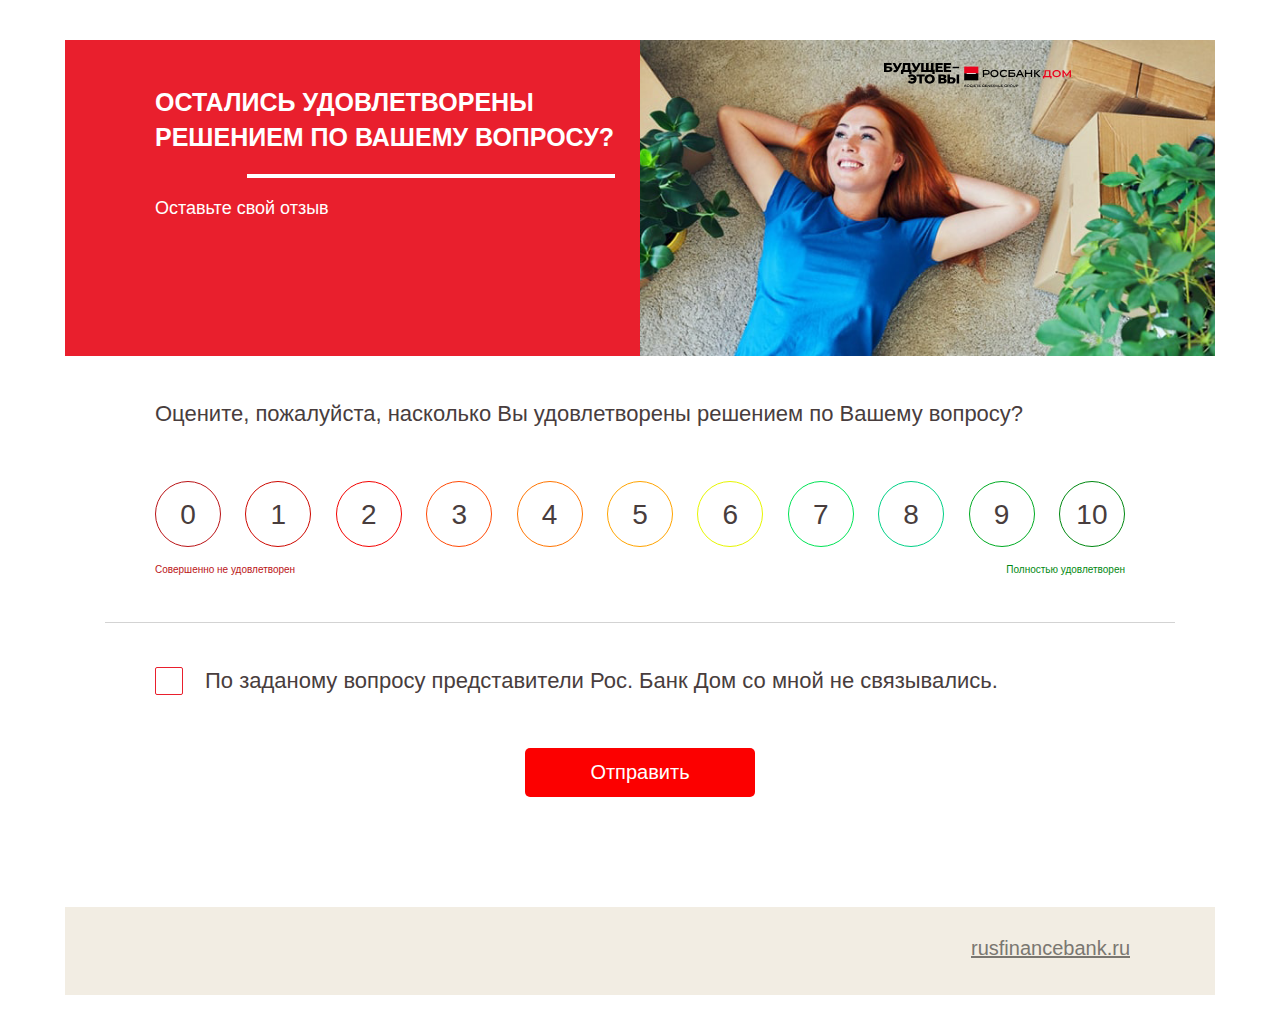
<file: index.html>
<!DOCTYPE html>
<html lang="en">

<head>
    <meta charset="UTF-8">
    <meta name="viewport" content="width=device-width, initial-scale=1.0">
    <title>Росбанк опрос</title>
    <link rel="stylesheet" href="./style/style.css?21468765468">

    <script src="./script/libs/jquery-3.3.1.min.js"></script>
</head>

<body>
    <div class="page-container">
        <header class="header">
            <div class="text">
                <h2>
                    Остались удовлетворены 
                    решением по Вашему вопросу?
                </h2>
                <div class="underline"></div>
                <p class="bottom-text">
                    Оставьте свой отзыв
                </p>
            </div>
            <div class="picture">
                <div class="logo">
                    <img src="img/logo.svg" alt="Росбанк">
                </div>
            </div>
        </header>
        <main class="main">
            <form action="end.html" id="main-form">
                <div class="question-wrapper first-question">
                    <div class="anser-wrp anser-range">
                        <div class="range-cont">
                            <h5>
                                Оцените, пожалуйста, насколько Вы удовлетворены решением по Вашему вопросу?
                            </h5>
                            <div class="range-question-wrapper">
                                <div class="range-wrp">
                                    <div class="anser-wrp anser-raio-0-10-wrp">
                                        <input type="radio" data-reqired id="q-1-0" name="q-1-1" value="0">
                                        <label for="q-1-0" class="btn btn-1">
                                            <div class="digit color0">0</div>
                                        </label>

                                        <input type="radio" data-reqired id="q-1-1" name="q-1-1" value="1">
                                        <label for="q-1-1" class="btn btn-1">
                                            <div class="digit color1">1</div>
                                        </label>

                                        <input type="radio" id="q-1-2" name="q-1-1" value="2">
                                        <label for="q-1-2" class="btn btn-2">
                                            <div class="digit color2">2</div>
                                        </label>

                                        <input type="radio" id="q-1-3" name="q-1-1" value="3">
                                        <label for="q-1-3" class="btn btn-3">
                                            <div class="digit color3">3</div>
                                        </label>

                                        <input type="radio" id="q-1-4" name="q-1-1" value="4">
                                        <label for="q-1-4" class="btn btn-4">
                                            <div class="digit color4">4</div>
                                        </label>

                                        <input type="radio" id="q-1-5" name="q-1-1" value="5">
                                        <label for="q-1-5" class="btn btn-5">
                                            <div class="digit color5">5</div>
                                        </label>
                                        <input type="radio" id="q-1-6" name="q-1-1" value="6">
                                        <label for="q-1-6" class="btn btn-5">
                                            <div class="digit color6">6</div>
                                        </label>
                                        <input type="radio" id="q-1-7" name="q-1-1" value="7">
                                        <label for="q-1-7" class="btn btn-5">
                                            <div class="digit color7">7</div>
                                        </label>
                                        <input type="radio" id="q-1-8" name="q-1-1" value="8">
                                        <label for="q-1-8" class="btn btn-5">
                                            <div class="digit color8">8</div>
                                        </label>
                                        <input type="radio" id="q-1-9" name="q-1-1" value="9">
                                        <label for="q-1-9" class="btn btn-5">
                                            <div class="digit color9">9</div>
                                        </label>
                                        <input type="radio" id="q-1-10" name="q-1-1" value="10">
                                        <label for="q-1-10" class="btn btn-5">
                                            <div class="digit color10">10</div>
                                        </label>
                                    </div>
                                    <div class="error-text">
                                        <p>Пожалуйста, выберите ответ</p>
                                    </div>
                                </div>
                                <div class="point-range">
                                    <span>Совершенно не удовлетворен</span>
                                    <span>Полностью удовлетворен</span>
                                </div>
                            </div>
                        </div>
                    </div>
                </div>
                <div class="grey-line"></div>
                <div class="question-wrapper checkbox-wrapper">
                    <input type="checkbox" id="q-2" />
                    <label for="q-2">
                      <span></span>По заданому вопросу представители Рос. Банк Дом со мной не связывались.
                    </label>
                </div>
                <div class="submit-wrapper">
                    <input class="btn-submit" type="submit" id="submitBtn" value="Отправить">
                </div>
            </form>
        </main>
        <footer class="footer">
            <p>rusfinancebank.ru</p>
        </footer>
    </div>
    <script src="./script/validRadio.js?65498456498"></script>
</body>

</html>
</file>
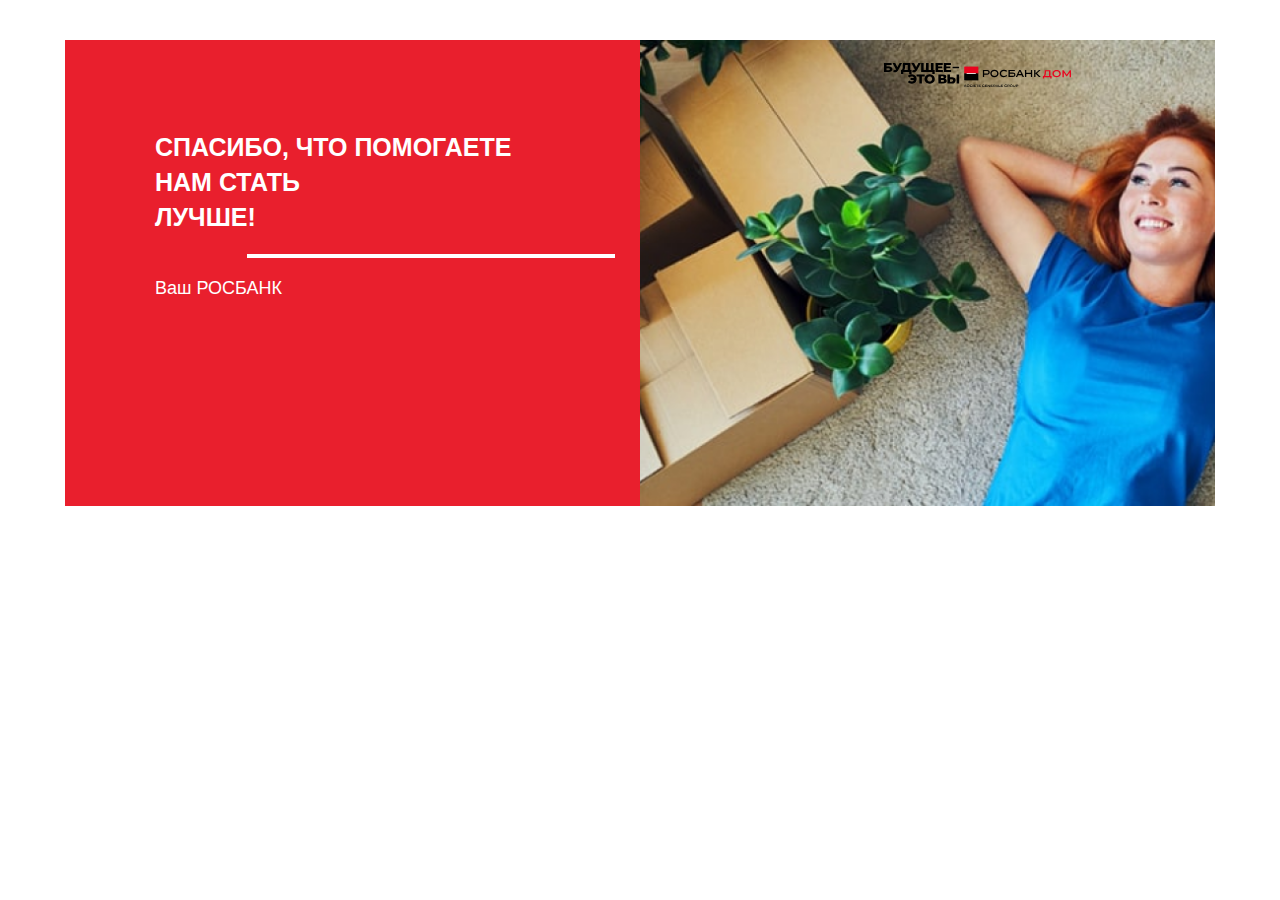
<file: end.html>
<!DOCTYPE html>
<html lang="en">

<head>
    <meta charset="UTF-8">
    <meta name="viewport" content="width=device-width, initial-scale=1.0">
    <title>Росбанк опрос</title>
    <link rel="stylesheet" href="./style/style.css">
</head>

<body>
    <div class="page-container">
        <header class="header last-page">
            <div class="text">
                <h2>
                    спасибо, что помогаете<br>
                    нам стать<br>
                    лучше!
                </h2>
                <div class="underline"></div>
                <p class="bottom-text">
                    Ваш РОСБАНК
                </p>
            </div>
            <div class="picture">
                <div class="logo">
                    <img src="img/logo.svg" alt="Росбанк">
                </div>
            </div>
        </header>
    </div>
</body>

</html>
</file>
<file: style/style.css>
html, body, div, span, applet, object, iframe, h1, h2, h3, h4, h5, h6, p, blockquote, pre, a, abbr, acronym, address, big, cite, code, del, dfn, em, img, ins, kbd, q, s, samp, small, strike, strong, sub, sup, tt, var, b, u, i, center, dl, dt, dd, ol, ul, li, fieldset, form, label, legend, table, caption, tbody, tfoot, thead, tr, th, td, article, aside, canvas, details, embed, figure, figcaption, footer, header, hgroup, menu, nav, output, ruby, section, summary, time, mark, audio, video {
  margin: 0;
  padding: 0;
  border: 0;
  font-size: 100%;
  font: inherit;
  vertical-align: baseline;
}

/* HTML5 display-role reset for older browsers */
article, aside, details, figcaption, figure, footer, header, hgroup, menu, nav, section {
  display: block;
}

body {
  line-height: 1;
}

ol, ul {
  list-style: none;
}

blockquote, q {
  quotes: none;
}

blockquote:before, blockquote:after {
  content: '';
  content: none;
}

q:before, q:after {
  content: '';
  content: none;
}

table {
  border-collapse: collapse;
  border-spacing: 0;
}

* {
  -webkit-box-sizing: border-box;
          box-sizing: border-box;
}

body {
  min-width: 100%;
  min-height: calc(100vh - 40px);
  font-family: Arial;
}

body .page-container {
  max-width: 1150px;
  margin: auto;
  margin-top: 40px;
}

body .page-container .header {
  width: 100%;
  display: -webkit-box;
  display: -webkit-flex;
  display: -ms-flexbox;
  display: flex;
  -webkit-box-align: stretch;
  -webkit-align-items: stretch;
      -ms-flex-align: stretch;
          align-items: stretch;
  -webkit-box-pack: center;
  -webkit-justify-content: center;
      -ms-flex-pack: center;
          justify-content: center;
}

body .page-container .header.last-page .text {
  padding-top: 90px;
  padding-bottom: 200px;
}

body .page-container .header.last-page .picture {
  background-image: url(../img/picture-2.png);
}

body .page-container .header .text {
  background-color: #e91f2d;
  width: 50%;
  padding-top: 45px;
  padding-bottom: 130px;
  padding-left: 90px;
  padding-right: 25px;
}

body .page-container .header .text h2 {
  font-family: Arial;
  font-weight: bold;
  font-size: 25px;
  line-height: 35px;
  text-transform: uppercase;
  color: #FFFFFF;
  padding-bottom: 10px;
}

body .page-container .header .text .underline {
  text-align: right;
}

body .page-container .header .text .underline::after {
  content: "";
  display: inline-block;
  height: 4px;
  background: #FFFFFF;
  width: 80%;
}

body .page-container .header .text .bottom-text {
  padding-top: 10px;
  font-family: Arial;
  font-style: normal;
  font-weight: normal;
  font-size: 18px;
  line-height: 35px;
  color: #FFFFFF;
}

body .page-container .header .picture {
  width: 50%;
  background-image: url(../img/picture-1.png);
  background-position: center;
  -webkit-background-size: cover;
          background-size: cover;
  background-repeat: no-repeat;
  position: relative;
}

body .page-container .header .picture .logo {
  position: absolute;
  width: 187px;
  max-width: 100%;
  height: auto;
  top: 23px;
  right: 25%;
}

body .page-container .header .picture .logo img {
  max-width: 100%;
}

body .page-container .main {
  padding-left: 40px;
  padding-right: 40px;
  padding-top: 45px;
  padding-bottom: 75px;
}

body .page-container .main .error-text {
  display: none;
  text-align: right;
  font-size: 21px;
  color: #FC0000;
  padding-top: 10px;
  padding-bottom: 10px;
}

body .page-container .main .question-wrapper {
  padding-left: 50px;
  padding-right: 50px;
}

body .page-container .main .question-wrapper h5 {
  font-family: Arial;
  font-size: 22px;
  line-height: 25px;
  color: #483D3D;
}

body .page-container .main .question-wrapper h5 span {
  display: block;
  padding-bottom: 5px;
}

body .page-container .main .question-wrapper .range-question-wrapper {
  padding-top: 35px;
}

body .page-container .main .question-wrapper .range-question-wrapper .anser-wrp {
  padding-top: 20px;
  padding-left: 0px;
  padding-right: 0px;
  padding-bottom: 10px;
}

body .page-container .main .question-wrapper .range-question-wrapper .anser-wrp .two-answers-wrapp {
  padding-left: 30px;
  font-size: 21px;
}

body .page-container .main .question-wrapper .range-question-wrapper .anser-wrp .two-answers-wrapp .answer-subtitle {
  padding-top: 10px;
}

body .page-container .main .question-wrapper .range-question-wrapper .anser-wrp .two-answers-wrapp .answer-text {
  padding: 0px;
}

body .page-container .main .question-wrapper .range-question-wrapper .anser-wrp .two-answers-wrapp .erorore-txt::-webkit-input-placeholder {
  color: #e60028;
}

body .page-container .main .question-wrapper .range-question-wrapper .anser-wrp .two-answers-wrapp .erorore-txt::-moz-placeholder {
  color: #e60028;
}

body .page-container .main .question-wrapper .range-question-wrapper .anser-wrp .two-answers-wrapp .erorore-txt:-ms-input-placeholder {
  color: #e60028;
}

body .page-container .main .question-wrapper .range-question-wrapper .anser-wrp .two-answers-wrapp .erorore-txt::-ms-input-placeholder {
  color: #e60028;
}

body .page-container .main .question-wrapper .range-question-wrapper .anser-wrp .two-answers-wrapp .erorore-txt::placeholder {
  color: #e60028;
}

body .page-container .main .question-wrapper .range-question-wrapper .anser-wrp.anser-radio-wrp .label-wrp input.inp-radio.inp-radio-red {
  /*display: none;*/
  opacity: 0;
  margin: 0;
  max-width: 0px;
  min-width: 0px;
  max-height: 0px;
  min-height: 0px;
}

body .page-container .main .question-wrapper .range-question-wrapper .anser-wrp.anser-radio-wrp .label-wrp label .red-round {
  display: inline-block;
  width: 16px;
  height: 16px;
  border-radius: 50%;
  position: relative;
}

body .page-container .main .question-wrapper .range-question-wrapper .anser-wrp.anser-radio-wrp .label-wrp label .radio-text {
  font-size: 23px;
  padding-left: 20px;
}

body .page-container .main .question-wrapper .range-question-wrapper .anser-wrp.anser-radio-wrp .label-wrp input:checked + label > .red-round:before {
  content: '';
  display: inline-block;
  position: absolute;
  top: 3px;
  left: 3px;
  width: 10px;
  height: 10px;
  border-radius: 50%;
}

body .page-container .main .question-wrapper .range-question-wrapper .anser-wrp.anser-inp-text-wrp input[type="text"] {
  min-width: 80%;
  font-size: 19px;
  font-style: italic;
  line-height: 32px;
  padding-left: 20px;
  color: #333333;
  border-radius: 4px;
  border: 2px solid #8a8989;
}

body .page-container .main .question-wrapper .range-question-wrapper .anser-wrp.anser-inp-text-wrp input[type="text"]::-webkit-input-placeholder {
  color: #d6d3d3;
}

body .page-container .main .question-wrapper .range-question-wrapper .anser-wrp.anser-inp-text-wrp input[type="text"]::-moz-placeholder {
  color: #d6d3d3;
}

body .page-container .main .question-wrapper .range-question-wrapper .anser-wrp.anser-inp-text-wrp input[type="text"]:-ms-input-placeholder {
  color: #d6d3d3;
}

body .page-container .main .question-wrapper .range-question-wrapper .anser-wrp.anser-inp-text-wrp input[type="text"]::-ms-input-placeholder {
  color: #d6d3d3;
}

body .page-container .main .question-wrapper .range-question-wrapper .anser-wrp.anser-inp-text-wrp input[type="text"]::placeholder {
  color: #d6d3d3;
}

body .page-container .main .question-wrapper .range-question-wrapper .anser-wrp.anser-select-wrp .custom-select {
  font-size: 18px;
}

body .page-container .main .question-wrapper .range-question-wrapper .anser-wrp.anser-raio-0-10-wrp {
  display: -webkit-box;
  display: -webkit-flex;
  display: -ms-flexbox;
  display: flex;
  -webkit-box-pack: justify;
  -webkit-justify-content: space-between;
      -ms-flex-pack: justify;
          justify-content: space-between;
}

body .page-container .main .question-wrapper .range-question-wrapper .anser-wrp.anser-raio-0-10-wrp input[type='radio'] {
  opacity: 0;
  display: none;
}

body .page-container .main .question-wrapper .range-question-wrapper .anser-wrp.anser-raio-0-10-wrp label {
  cursor: pointer;
}

body .page-container .main .question-wrapper .range-question-wrapper .anser-wrp.anser-raio-0-10-wrp label .digit {
  width: 66px;
  min-width: 66px;
  height: 66px;
  min-height: 66px;
  font-family: Arial;
  font-style: normal;
  font-weight: normal;
  font-size: 28px;
  line-height: 66px;
  color: #483D3D;
  text-align: center;
  border-radius: 50%;
  border: 1.5px solid #ffffff;
  -webkit-transition: background 0.5s;
  -o-transition: background 0.5s;
  transition: background 0.5s;
}

body .page-container .main .question-wrapper .range-question-wrapper .anser-wrp.anser-raio-0-10-wrp label .color0 {
  border: 1.5px solid #BA1417;
}

body .page-container .main .question-wrapper .range-question-wrapper .anser-wrp.anser-raio-0-10-wrp label .color1 {
  border: 1.5px solid #CD0800;
}

body .page-container .main .question-wrapper .range-question-wrapper .anser-wrp.anser-raio-0-10-wrp label .color2 {
  border: 1.5px solid #F40200;
}

body .page-container .main .question-wrapper .range-question-wrapper .anser-wrp.anser-raio-0-10-wrp label .color3 {
  border: 1.5px solid #FF4A05;
}

body .page-container .main .question-wrapper .range-question-wrapper .anser-wrp.anser-raio-0-10-wrp label .color4 {
  border: 1.5px solid #FF7500;
}

body .page-container .main .question-wrapper .range-question-wrapper .anser-wrp.anser-raio-0-10-wrp label .color5 {
  border: 1.5px solid #FFA400;
}

body .page-container .main .question-wrapper .range-question-wrapper .anser-wrp.anser-raio-0-10-wrp label .color6 {
  border: 1.5px solid #E7F600;
}

body .page-container .main .question-wrapper .range-question-wrapper .anser-wrp.anser-raio-0-10-wrp label .color7 {
  border: 1.5px solid #00E355;
}

body .page-container .main .question-wrapper .range-question-wrapper .anser-wrp.anser-raio-0-10-wrp label .color8 {
  border: 1.5px solid #00D086;
}

body .page-container .main .question-wrapper .range-question-wrapper .anser-wrp.anser-raio-0-10-wrp label .color9 {
  border: 1.5px solid #00AB23;
}

body .page-container .main .question-wrapper .range-question-wrapper .anser-wrp.anser-raio-0-10-wrp label .color10 {
  border: 1.5px solid #008811;
}

body .page-container .main .question-wrapper .range-question-wrapper .anser-wrp.anser-raio-0-10-wrp label .error {
  background-color: #e60028;
}

body .page-container .main .question-wrapper .range-question-wrapper .anser-wrp.anser-raio-0-10-wrp input[type='radio']:checked + label .digit {
  color: #ffffff;
  font-weight: 500;
}

body .page-container .main .question-wrapper .range-question-wrapper .anser-wrp.anser-raio-0-10-wrp input[type='radio']:checked + label .color0 {
  background-color: #BA1417;
}

body .page-container .main .question-wrapper .range-question-wrapper .anser-wrp.anser-raio-0-10-wrp input[type='radio']:checked + label .color1 {
  background-color: #CD0800;
}

body .page-container .main .question-wrapper .range-question-wrapper .anser-wrp.anser-raio-0-10-wrp input[type='radio']:checked + label .color2 {
  background-color: #F40200;
}

body .page-container .main .question-wrapper .range-question-wrapper .anser-wrp.anser-raio-0-10-wrp input[type='radio']:checked + label .color3 {
  background-color: #FF4A05;
}

body .page-container .main .question-wrapper .range-question-wrapper .anser-wrp.anser-raio-0-10-wrp input[type='radio']:checked + label .color4 {
  background-color: #FF7500;
}

body .page-container .main .question-wrapper .range-question-wrapper .anser-wrp.anser-raio-0-10-wrp input[type='radio']:checked + label .color5 {
  background-color: #FFA400;
}

body .page-container .main .question-wrapper .range-question-wrapper .anser-wrp.anser-raio-0-10-wrp input[type='radio']:checked + label .color6 {
  background-color: #E7F600;
}

body .page-container .main .question-wrapper .range-question-wrapper .anser-wrp.anser-raio-0-10-wrp input[type='radio']:checked + label .color7 {
  background-color: #00E355;
}

body .page-container .main .question-wrapper .range-question-wrapper .anser-wrp.anser-raio-0-10-wrp input[type='radio']:checked + label .color8 {
  background-color: #00D086;
}

body .page-container .main .question-wrapper .range-question-wrapper .anser-wrp.anser-raio-0-10-wrp input[type='radio']:checked + label .color9 {
  background-color: #00AB23;
}

body .page-container .main .question-wrapper .range-question-wrapper .anser-wrp.anser-raio-0-10-wrp input[type='radio']:checked + label .color10 {
  background-color: #008811;
}

body .page-container .main .question-wrapper .range-question-wrapper .point-range {
  display: -webkit-box;
  display: -webkit-flex;
  display: -ms-flexbox;
  display: flex;
  -webkit-box-align: center;
  -webkit-align-items: center;
      -ms-flex-align: center;
          align-items: center;
  -webkit-box-pack: justify;
  -webkit-justify-content: space-between;
      -ms-flex-pack: justify;
          justify-content: space-between;
  font-family: Arial;
  font-style: normal;
  font-weight: normal;
  font-size: 10px;
  line-height: 25px;
}

body .page-container .main .question-wrapper .range-question-wrapper .point-range span:first-child {
  color: #BA1417;
}

body .page-container .main .question-wrapper .range-question-wrapper .point-range span:last-child {
  color: #008811;
}

body .page-container .main .second-question {
  padding-top: 50px;
  display: none;
}

body .page-container .main .second-question .error-text {
  text-align: left;
}

body .page-container .main .second-question .input-radio-group {
  padding-top: 20px;
}

body .page-container .main .second-question .input-radio-group .input-group {
  display: -webkit-box;
  display: -webkit-flex;
  display: -ms-flexbox;
  display: flex;
  -webkit-box-align: start;
  -webkit-align-items: flex-start;
      -ms-flex-align: start;
          align-items: flex-start;
  -webkit-box-pack: start;
  -webkit-justify-content: flex-start;
      -ms-flex-pack: start;
          justify-content: flex-start;
  padding-bottom: 15px;
  -webkit-flex-wrap: wrap;
      -ms-flex-wrap: wrap;
          flex-wrap: wrap;
}

body .page-container .main .second-question .input-radio-group input[type="checkbox"] {
  display: none;
}

body .page-container .main .second-question .input-radio-group input[type="checkbox"]:checked + label span {
  border: 1px solid #DA0000;
  position: relative;
}

body .page-container .main .second-question .input-radio-group input[type="checkbox"]:checked + label span::before {
  opacity: 1;
}

body .page-container .main .second-question .input-radio-group label {
  font-family: Arial;
  font-style: normal;
  font-weight: normal;
  font-size: 18px;
  line-height: 25px;
  color: #6C6565;
  max-width: calc(100% - 20px);
}

body .page-container .main .second-question .input-radio-group label span {
  cursor: pointer;
  position: relative;
  display: inline-block;
  width: 15px;
  height: 15px;
  min-width: 15px;
  min-height: 15px;
  border-radius: 50%;
  border: 1px solid #6C6565;
  margin-right: 5px;
}

body .page-container .main .second-question .input-radio-group label span::before {
  content: "";
  opacity: 0;
  width: 8px;
  height: 8px;
  border-radius: 50%;
  background-color: #DA0000;
  position: absolute;
  left: 50%;
  top: 50%;
  bottom: auto;
  right: auto;
  -webkit-transform: translate(-50%, -50%);
      -ms-transform: translate(-50%, -50%);
       -o-transform: translate(-50%, -50%);
          transform: translate(-50%, -50%);
  -webkit-transition: opacity 0.3s;
  -o-transition: opacity 0.3s;
  transition: opacity 0.3s;
}

body .page-container .main .second-question .input-radio-group .detail-answer {
  width: 100%;
  padding-top: 10px;
  display: none;
}

body .page-container .main .second-question .input-radio-group .detail-answer input {
  width: 100%;
  max-width: 295px;
  outline: none;
  border-top: none;
  border-left: none;
  border-right: none;
  border-bottom: 1px solid #000000;
  padding: 0px 3px;
  font-family: Arial;
  font-style: normal;
  font-weight: normal;
  font-size: 18px;
  line-height: 25px;
  color: #6C6565;
}

body .page-container .main .second-question .input-radio-group .detail-answer input::-webkit-input-placeholder {
  font-family: Arial;
  font-style: normal;
  font-weight: normal;
  font-size: 10px;
  line-height: 25px;
  color: #6C6565;
  opacity: 0.4;
}

body .page-container .main .second-question .input-radio-group .detail-answer input::-moz-placeholder {
  font-family: Arial;
  font-style: normal;
  font-weight: normal;
  font-size: 10px;
  line-height: 25px;
  color: #6C6565;
  opacity: 0.4;
}

body .page-container .main .second-question .input-radio-group .detail-answer input:-ms-input-placeholder {
  font-family: Arial;
  font-style: normal;
  font-weight: normal;
  font-size: 10px;
  line-height: 25px;
  color: #6C6565;
  opacity: 0.4;
}

body .page-container .main .second-question .input-radio-group .detail-answer input::-ms-input-placeholder {
  font-family: Arial;
  font-style: normal;
  font-weight: normal;
  font-size: 10px;
  line-height: 25px;
  color: #6C6565;
  opacity: 0.4;
}

body .page-container .main .second-question .input-radio-group .detail-answer input::placeholder {
  font-family: Arial;
  font-style: normal;
  font-weight: normal;
  font-size: 10px;
  line-height: 25px;
  color: #6C6565;
  opacity: 0.4;
}

body .page-container .main .submit-wrapper {
  padding-top: 50px;
  text-align: center;
  margin-bottom: 35px;
}

body .page-container .main .submit-wrapper .btn-submit {
  background: #FC0000;
  border-radius: 5px;
  font-family: Arial;
  font-size: 20px;
  color: #FFFFFF;
  padding: 13px 65px;
  border: none;
  outline: none;
}

body .page-container .thanks-text {
  font-size: 23.333px;
  color: #131212;
  font-weight: bold;
  text-transform: uppercase;
  margin: 20px 0;
  text-align: center;
}

body .page-container footer.footer {
  background-color: rgba(212, 196, 162, 0.3);
  color: #7A7771;
  font-family: Arial;
  font-style: normal;
  font-weight: normal;
  font-size: 20px;
  line-height: 25px;
  text-align: right;
  -webkit-text-decoration-line: underline;
          text-decoration-line: underline;
  padding: 15px 85px 20px;
  margin-bottom: 35px;
}

body .page-container footer.footer p {
  margin-top: 14px;
  margin-bottom: 14px;
}

body .grey-line {
  margin-top: 40px;
  margin-bottom: 40px;
  border-top: 1px solid #D3D3D3;
}

body .checkbox-wrapper input[type=checkbox] {
  display: none;
}

body .checkbox-wrapper input[type=checkbox] + label {
  font-family: Arial;
  font-style: normal;
  font-weight: normal;
  font-size: 22px;
  line-height: 25px;
  color: #483D3D;
  cursor: pointer;
  position: relative;
  display: inline-block;
  padding: 5px 5px 5px 50px;
}

body .checkbox-wrapper input[type=checkbox] + label span {
  left: 0px;
  top: 50%;
  position: absolute;
  -webkit-transform: translateY(-50%);
      -ms-transform: translateY(-50%);
       -o-transform: translateY(-50%);
          transform: translateY(-50%);
  width: 28px;
  height: 28px;
  display: block;
  background: #ffffff;
  border-radius: 2px;
  border: 1px solid #E91F2D;
}

body .checkbox-wrapper input[type=checkbox] + label span::after {
  width: 100%;
  height: 100%;
  content: '';
  display: block;
  position: absolute;
  background-image: url("../img/checkbox.svg");
  background-repeat: no-repeat;
  background-position: center;
  -webkit-background-size: 18px 13px;
          background-size: 18px 13px;
  -webkit-transform: scale(0);
      -ms-transform: scale(0);
       -o-transform: scale(0);
          transform: scale(0);
  -webkit-transition: -webkit-transform 300ms cubic-bezier(0.3, 0, 0, 1.5);
  transition: -webkit-transform 300ms cubic-bezier(0.3, 0, 0, 1.5);
  -o-transition: -o-transform 300ms cubic-bezier(0.3, 0, 0, 1.5);
  transition: transform 300ms cubic-bezier(0.3, 0, 0, 1.5);
  transition: transform 300ms cubic-bezier(0.3, 0, 0, 1.5), -webkit-transform 300ms cubic-bezier(0.3, 0, 0, 1.5), -o-transform 300ms cubic-bezier(0.3, 0, 0, 1.5);
}

body .checkbox-wrapper input[type=checkbox]:checked + label span::after {
  -webkit-transform: scale(1);
      -ms-transform: scale(1);
       -o-transform: scale(1);
          transform: scale(1);
}

body .checkbox-wrapper input[type=checkbox] + label span::before {
  top: 0;
  left: 0;
  width: 100%;
  height: 100%;
  display: block;
  content: '';
  position: absolute;
  border-radius: 50%;
  background: #8798AA;
  opacity: .8;
  -webkit-transform: scale(0);
      -ms-transform: scale(0);
       -o-transform: scale(0);
          transform: scale(0);
}

body .checkbox-wrapper input[type=checkbox]:checked + label span::before {
  opacity: 0;
  -webkit-transform: scale(1.3);
      -ms-transform: scale(1.3);
       -o-transform: scale(1.3);
          transform: scale(1.3);
  -webkit-transition: opacity 300ms cubic-bezier(0.2, 0, 0, 1), -webkit-transform 400ms cubic-bezier(0.3, 0, 0, 1.4);
  transition: opacity 300ms cubic-bezier(0.2, 0, 0, 1), -webkit-transform 400ms cubic-bezier(0.3, 0, 0, 1.4);
  -o-transition: opacity 300ms cubic-bezier(0.2, 0, 0, 1), -o-transform 400ms cubic-bezier(0.3, 0, 0, 1.4);
  transition: opacity 300ms cubic-bezier(0.2, 0, 0, 1), transform 400ms cubic-bezier(0.3, 0, 0, 1.4);
  transition: opacity 300ms cubic-bezier(0.2, 0, 0, 1), transform 400ms cubic-bezier(0.3, 0, 0, 1.4), -webkit-transform 400ms cubic-bezier(0.3, 0, 0, 1.4), -o-transform 400ms cubic-bezier(0.3, 0, 0, 1.4);
}

@media screen and (max-width: 1000px) {
  body .page-container .main .question-wrapper .range-question-wrapper .anser-wrp.anser-raio-0-10-wrp label .digit {
    width: 50px;
    height: 50px;
    min-height: 50px;
    min-width: 50px;
    line-height: 50px;
    font-size: 25px;
  }
}

@media screen and (max-width: 900px) {
  body .page-container .main .second-question {
    padding-top: 25px;
  }
  body .page-container .main .question-wrapper .range-question-wrapper .anser-wrp.anser-raio-0-10-wrp label .digit {
    width: 45px;
    height: 45px;
    min-height: 45px;
    min-width: 45px;
    line-height: 45px;
    font-size: 25px;
  }
  body .page-container .header .text {
    padding-left: 50px;
  }
  body .page-container .main {
    padding-left: 20px;
    padding-right: 20px;
  }
  body .page-container .main .question-wrapper {
    padding-left: 30px;
    padding-right: 30px;
  }
}

@media screen and (max-width: 768px) {
  body .page-container {
    margin-top: 0px;
  }
  body .page-container .main .error-text {
    font-size: 14px;
  }
  body .page-container .main .second-question .input-radio-group label::before {
    margin-top: 0px;
  }
  body .page-container .main .second-question .input-radio-group label,
  body .page-container .main .second-question .input-radio-group .detail-answer input {
    font-size: 14px;
    line-height: 18px;
  }
  body .page-container .header .text {
    width: 50%;
    padding-top: 35px;
    padding-bottom: 90px;
    padding-left: 35px;
    padding-right: 20px;
  }
  body .page-container .header.last-page .text {
    padding-top: 50px;
    padding-bottom: 150px;
  }
  body .page-container .main {
    padding-left: 10px;
    padding-right: 10px;
  }
  body .page-container .main .question-wrapper {
    padding-left: 15px;
    padding-right: 15px;
  }
  body .page-container .header .text h2 {
    font-size: 18px;
    line-height: 25px;
    padding-bottom: 6px;
  }
  body .page-container .header .text .bottom-text {
    font-size: 14px;
    line-height: 22px;
    padding-top: 6px;
  }
  body .page-container .header .text .underline::after {
    height: 2px;
  }
  body .page-container .main .question-wrapper h5,
  body .checkbox-wrapper input[type=checkbox] + label {
    font-size: 14px;
    line-height: 22px;
  }
  body .page-container .main .question-wrapper .range-question-wrapper {
    padding-top: 25px;
  }
  body .page-container .main .submit-wrapper {
    padding-top: 35px;
    margin-bottom: 35px;
  }
  body .page-container .header .picture .logo {
    width: 100px;
  }
  body .page-container .main .question-wrapper .range-question-wrapper .anser-wrp.anser-raio-0-10-wrp label .digit {
    width: 30px;
    height: 30px;
    min-height: 30px;
    min-width: 30px;
    line-height: 30px;
    font-size: 14px;
  }
  body .page-container .main .submit-wrapper .btn-submit {
    padding: 13px 35px;
    font-size: 14px;
  }
  body .checkbox-wrapper input[type=checkbox] + label span {
    width: 20px;
    height: 20px;
  }
  body .checkbox-wrapper input[type=checkbox] + label span::after {
    -webkit-background-size: 15px 10px;
            background-size: 15px 10px;
  }
  body .checkbox-wrapper input[type=checkbox] + label {
    padding-left: 30px;
  }
}

@media screen and (max-width: 500px) {
  body .page-container .thanks-text {
    font-size: 14px;
  }
  body .page-container footer.footer {
    margin: 20px 0px 10px 0px;
  }
  body .page-container .header .text {
    width: 50%;
    padding-top: 25px;
    padding-bottom: 50px;
    padding-left: 15px;
    padding-right: 10px;
  }
  body .page-container .header.last-page .text {
    padding-top: 35px;
    padding-bottom: 100px;
  }
  body .page-container .main {
    padding-left: 5px;
    padding-right: 5px;
    padding-top: 25px;
    padding-bottom: 35px;
  }
  body .page-container .main .question-wrapper {
    padding-left: 10px;
    padding-right: 10px;
  }
  body .page-container .main .question-wrapper .range-question-wrapper {
    padding-top: 0px;
  }
  body .page-container .header .text h2 {
    font-size: 14px;
    line-height: 18px;
    padding-bottom: 0px;
  }
  body .page-container .header .text .bottom-text {
    font-size: 12px;
    padding-top: 0px;
  }
}

@media screen and (max-width: 400px) {
  body .page-container .main .question-wrapper .range-question-wrapper .anser-wrp.anser-raio-0-10-wrp label .digit {
    width: 25px;
    height: 25px;
    min-height: 25px;
    min-width: 25px;
    line-height: 25px;
    font-size: 14px;
  }
  body .page-container .main .submit-wrapper {
    padding-top: 15px;
    margin-bottom: 15px;
  }
  body .page-container .main .submit-wrapper .btn-submit {
    padding: 8px 25px;
    font-size: 14px;
  }
  body .page-container .header .text {
    padding-left: 10px;
  }
  body .page-container .main {
    padding-left: 5px;
    padding-right: 5px;
  }
  body .page-container .main .question-wrapper {
    padding-left: 5px;
    padding-right: 5px;
  }
  body .page-container footer.footer {
    padding: 10px 10px 10px 10px;
    text-align: center;
  }
}

@media screen and (max-width: 350px) {
  body .page-container .main .question-wrapper .range-question-wrapper .anser-wrp.anser-raio-0-10-wrp label .digit {
    width: 20px;
    height: 20px;
    min-height: 20px;
    min-width: 20px;
    line-height: 20px;
    font-size: 12px;
  }
}
/*# sourceMappingURL=style.css.map */
</file>
